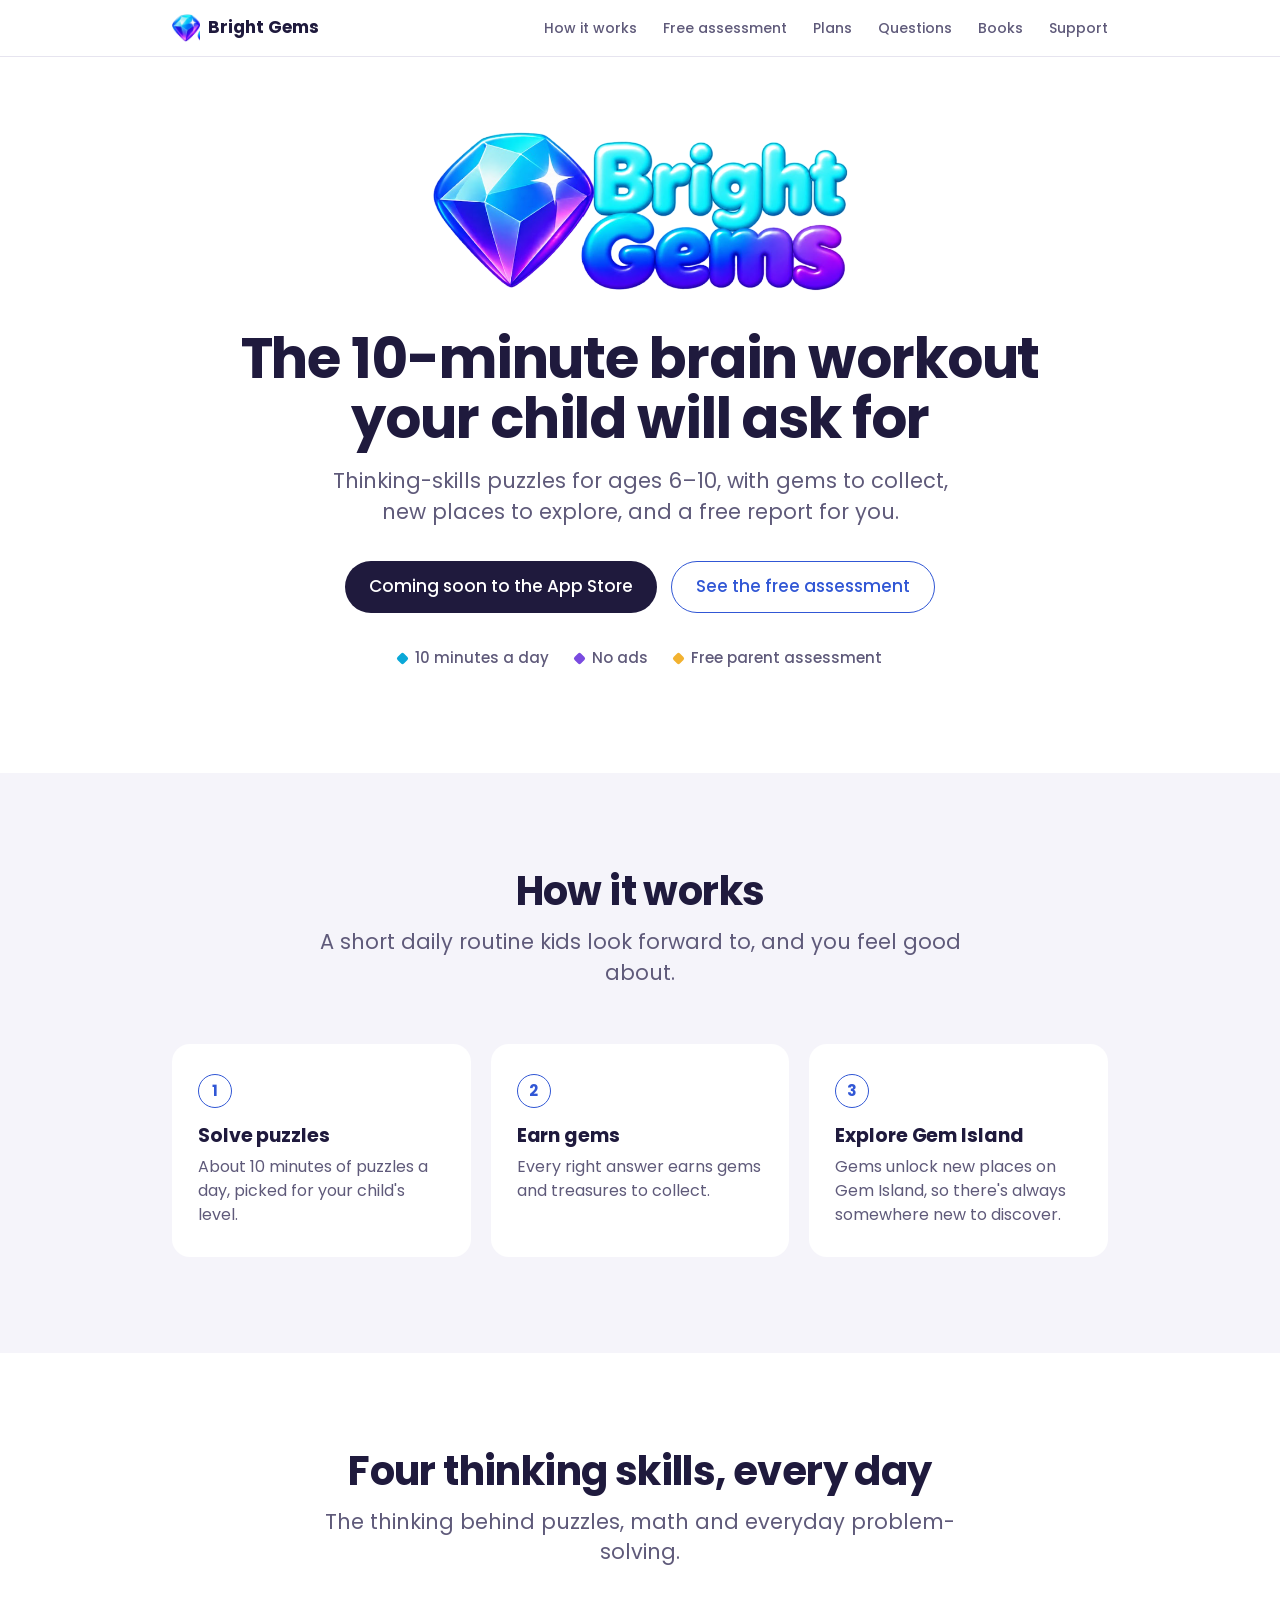
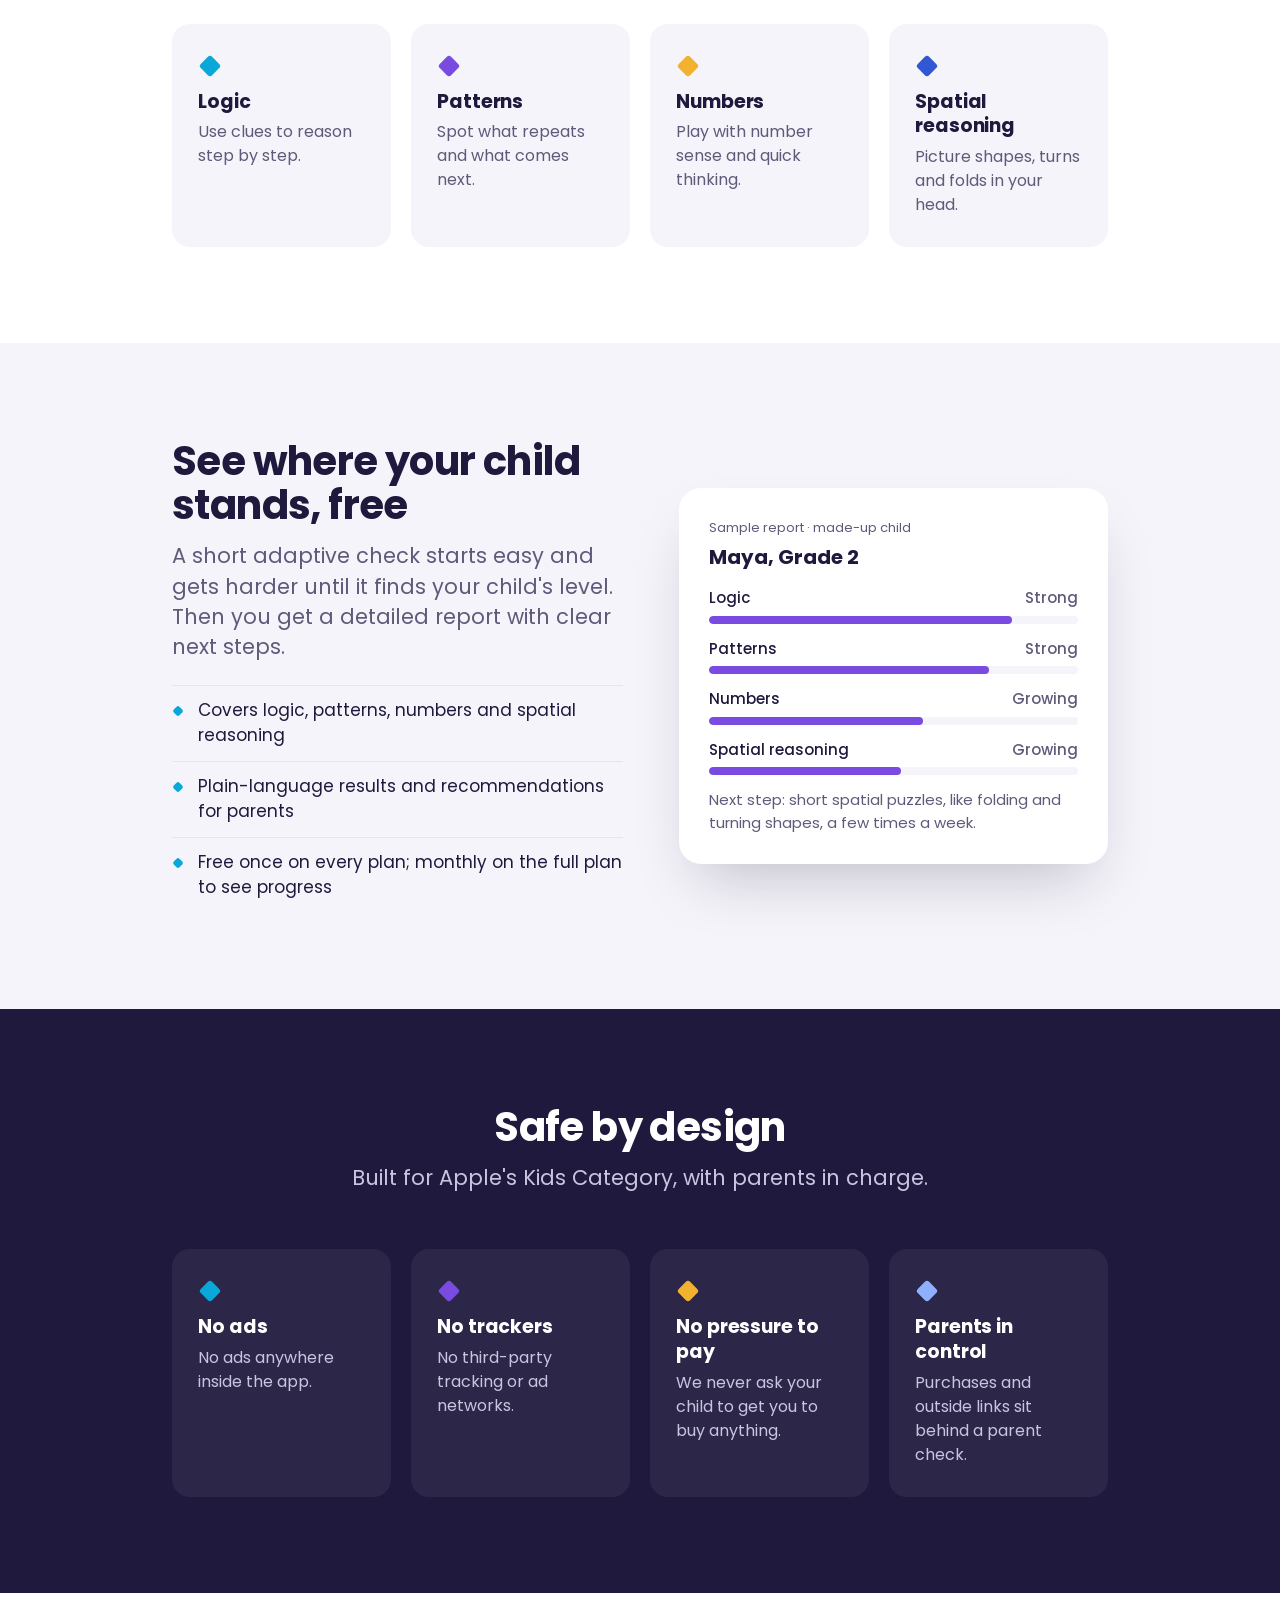
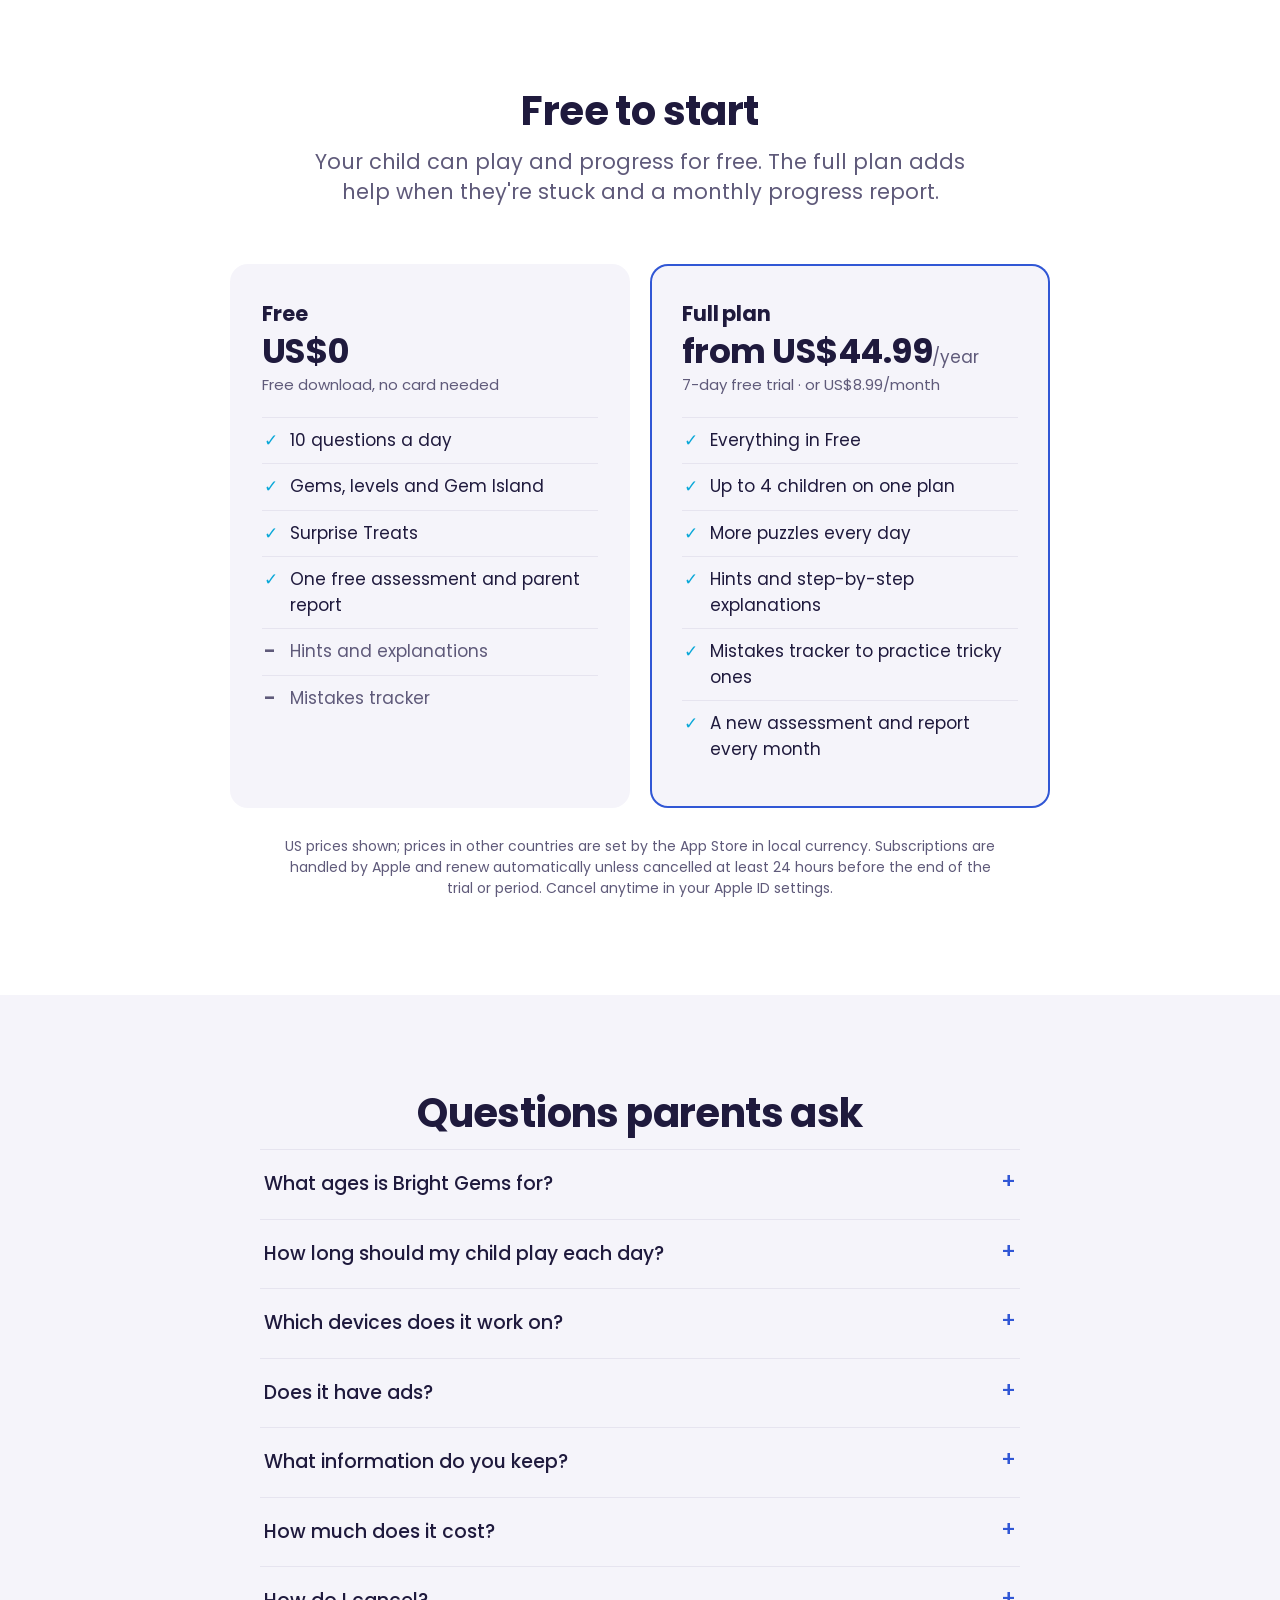
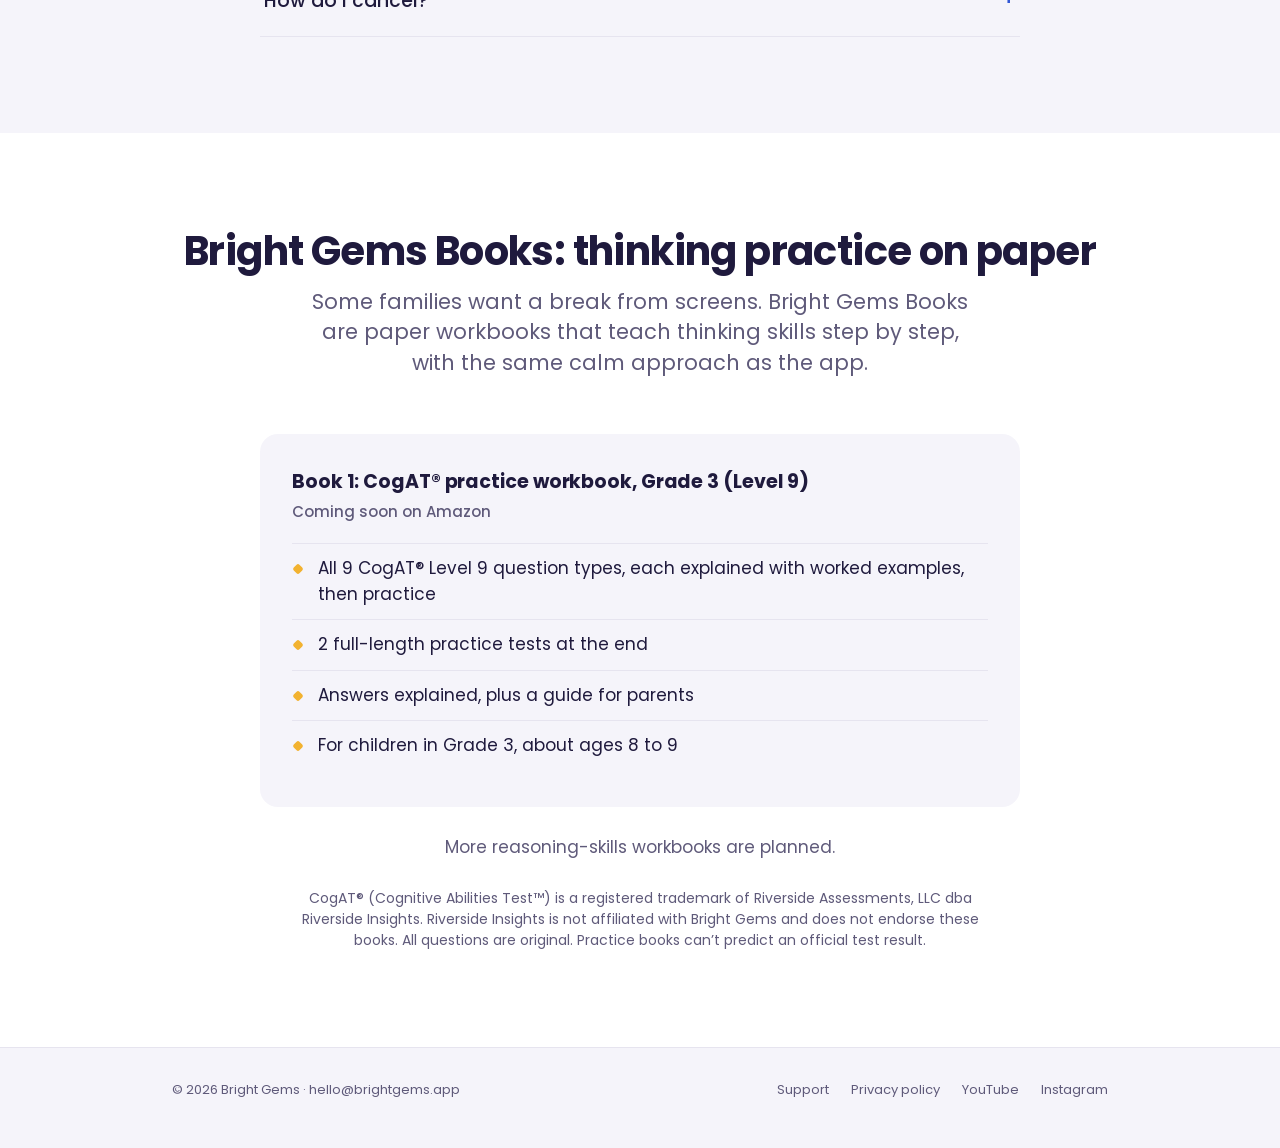
<file: index.html>
<!doctype html>
<html lang="en">
<head>
  <meta charset="utf-8">
  <meta name="viewport" content="width=device-width, initial-scale=1">
  <title>Bright Gems: Logic for Kids · Thinking-skills puzzles for ages 6–10</title>
  <meta name="description" content="Bright Gems is a 10-minute daily thinking-skills puzzle game for kids ages 6–10: logic, patterns, numbers and spatial reasoning. No ads. Free parent assessment.">
  <link rel="icon" type="image/png" sizes="32x32" href="assets/favicon-32.png">
  <link rel="apple-touch-icon" href="assets/apple-touch-icon.png">
  <meta property="og:title" content="Bright Gems: Logic for Kids">
  <meta property="og:description" content="The 10-minute brain workout your child will ask for. Thinking-skills puzzles for ages 6–10, no ads, with a free report for parents.">
  <meta property="og:image" content="https://brightgems.app/assets/og-image.png">
  <meta property="og:url" content="https://brightgems.app/">
  <meta property="og:type" content="website">
  <link rel="stylesheet" href="assets/styles.css">
</head>
<body>

<header class="site-header">
  <div class="wrap">
    <a class="brand" href="/"><img src="assets/gem.png" alt="">Bright Gems</a>
    <nav class="nav" aria-label="Main">
      <a href="#how">How it works</a>
      <a href="#assessment">Free assessment</a>
      <a href="#plans">Plans</a>
      <a href="#faq">Questions</a>
      <a href="#books">Books</a>
      <a href='/support'>Support</a>
    </nav>
  </div>
</header>

<main>
  <section class="hero band canvas">
    <div class="wrap">
      <img class="hero-logo" src="assets/logo.png" alt="Bright Gems" width="770" height="300">
      <h1>The 10-minute brain workout your child will ask for</h1>
      <p class="lead">Thinking-skills puzzles for ages 6–10, with gems to collect, new places to explore, and a free report for you.</p>
      <div class="cta-row">
        <!-- When the app is live, replace this span with: <a class="btn btn-primary" href="APP_STORE_LINK">Download free on the App Store</a> -->
        <span class="btn btn-soon" aria-disabled="true">Coming soon to the App Store</span>
        <a class="btn btn-ghost" href="#assessment">See the free assessment</a>
      </div>
      <div class="pills">
        <span class="pill c">10 minutes a day</span>
        <span class="pill p">No ads</span>
        <span class="pill b">Free parent assessment</span>
      </div>
    </div>
  </section>

  <section id="how" class="band mist">
    <div class="wrap">
      <h2>How it works</h2>
      <p class="sub">A short daily routine kids look forward to, and you feel good about.</p>
      <div class="grid grid-3">
        <div class="card"><div class="step-num">1</div><h3>Solve puzzles</h3><p>About 10 minutes of puzzles a day, picked for your child's level.</p></div>
        <div class="card"><div class="step-num">2</div><h3>Earn gems</h3><p>Every right answer earns gems and treasures to collect.</p></div>
        <div class="card"><div class="step-num">3</div><h3>Explore Gem Island</h3><p>Gems unlock new places on Gem Island, so there's always somewhere new to discover.</p></div>
      </div>
    </div>
  </section>

  <section id="skills" class="band canvas">
    <div class="wrap">
      <h2>Four thinking skills, every day</h2>
      <p class="sub">The thinking behind puzzles, math and everyday problem-solving.</p>
      <div class="grid grid-4">
        <div class="card"><span class="gem cyan" aria-hidden="true"></span><h3>Logic</h3><p>Use clues to reason step by step.</p></div>
        <div class="card"><span class="gem purple" aria-hidden="true"></span><h3>Patterns</h3><p>Spot what repeats and what comes next.</p></div>
        <div class="card"><span class="gem gold" aria-hidden="true"></span><h3>Numbers</h3><p>Play with number sense and quick thinking.</p></div>
        <div class="card"><span class="gem blue" aria-hidden="true"></span><h3>Spatial reasoning</h3><p>Picture shapes, turns and folds in your head.</p></div>
      </div>
    </div>
  </section>

  <section id="assessment" class="band mist">
    <div class="wrap feature">
      <div>
        <h2>See where your child stands, free</h2>
        <p class="sub">A short adaptive check starts easy and gets harder until it finds your child's level. Then you get a detailed report with clear next steps.</p>
        <ul>
          <li>Covers logic, patterns, numbers and spatial reasoning</li>
          <li>Plain-language results and recommendations for parents</li>
          <li>Free once on every plan; monthly on the full plan to see progress</li>
        </ul>
      </div>
      <div class="report-card" aria-label="Sample parent report">
        <div class="tag">Sample report · made-up child</div>
        <h3 style="margin:6px 0 4px">Maya, Grade 2</h3>
        <div class="bar"><span>Logic <em>Strong</em></span><i><b style="width:82%"></b></i></div>
        <div class="bar"><span>Patterns <em>Strong</em></span><i><b style="width:76%"></b></i></div>
        <div class="bar"><span>Numbers <em>Growing</em></span><i><b style="width:58%"></b></i></div>
        <div class="bar"><span>Spatial reasoning <em>Growing</em></span><i><b style="width:52%"></b></i></div>
        <p style="margin:12px 0 0;color:var(--ink-soft);font-size:15px">Next step: short spatial puzzles, like folding and turning shapes, a few times a week.</p>
      </div>
    </div>
  </section>

  <section id="safe" class="band night">
    <div class="wrap">
      <h2>Safe by design</h2>
      <p class="sub">Built for Apple's Kids Category, with parents in charge.</p>
      <div class="grid grid-4">
        <div class="card"><span class="gem cyan" aria-hidden="true"></span><h3>No ads</h3><p>No ads anywhere inside the app.</p></div>
        <div class="card"><span class="gem purple" aria-hidden="true"></span><h3>No trackers</h3><p>No third-party tracking or ad networks.</p></div>
        <div class="card"><span class="gem gold" aria-hidden="true"></span><h3>No pressure to pay</h3><p>We never ask your child to get you to buy anything.</p></div>
        <div class="card"><span class="gem blue" aria-hidden="true"></span><h3>Parents in control</h3><p>Purchases and outside links sit behind a parent check.</p></div>
      </div>
    </div>
  </section>

  <section id="plans" class="band canvas">
    <div class="wrap">
      <h2>Free to start</h2>
      <p class="sub">Your child can play and progress for free. The full plan adds help when they're stuck and a monthly progress report.</p>
      <div class="plans">
        <div class="card plan">
          <h3>Free</h3>
          <div class="price">US$0</div>
          <div class="price-note">Free download, no card needed</div>
          <ul>
            <li>10 questions a day</li>
            <li>Gems, levels and Gem Island</li>
            <li>Surprise Treats</li>
            <li>One free assessment and parent report</li>
            <li class="no">Hints and explanations</li>
            <li class="no">Mistakes tracker</li>
          </ul>
        </div>
        <div class="card plan full">
          <h3>Full plan</h3>
          <div class="price">from US$44.99<span>/year</span></div>
          <div class="price-note">7-day free trial · or US$8.99/month</div>
          <ul>
            <li>Everything in Free</li>
            <li>Up to 4 children on one plan</li>
            <li>More puzzles every day</li>
            <li>Hints and step-by-step explanations</li>
            <li>Mistakes tracker to practice tricky ones</li>
            <li>A new assessment and report every month</li>
          </ul>
        </div>
      </div>
      <p class="small-note" style="text-align:center">US prices shown; prices in other countries are set by the App Store in local currency. Subscriptions are handled by Apple and renew automatically unless cancelled at least 24 hours before the end of the trial or period. Cancel anytime in your Apple ID settings.</p>
    </div>
  </section>

  <section id="faq" class="band mist">
    <div class="wrap">
      <h2>Questions parents ask</h2>
      <div class="faq">
        <details><summary>What ages is Bright Gems for?</summary><p>Kids aged 6 to 10 (Grades 1–4). Puzzles adapt to each child's level, so it grows with them.</p></details>
        <details><summary>How long should my child play each day?</summary><p>About 10 minutes. It's designed as a short daily workout, not an endless game.</p></details>
        <details><summary>Which devices does it work on?</summary><p>Bright Gems is coming to the Apple App Store first. Android may follow later.</p></details>
        <details><summary>Does it have ads?</summary><p>No. There are no ads and no third-party trackers in the app.</p></details>
        <details><summary>What information do you keep?</summary><p>Only what the app needs to work and to build your parent report. Read our <a href='/privacy'>privacy policy</a> for the details.</p></details>
        <details><summary>How much does it cost?</summary><p>Bright Gems is free to download, with 10 questions a day. The full plan is US$44.99 a year with a 7-day free trial, or US$8.99 a month. Both cover up to 4 children. Outside the US, the App Store shows prices in your local currency.</p></details>
        <details><summary>How do I cancel?</summary><p>Subscriptions are managed by Apple. Open Settings on your iPhone or iPad, tap your name, then Subscriptions, and choose Bright Gems.</p></details>
      </div>
    </div>
  </section>
  <section id="books" class="band canvas">
    <div class="wrap">
      <h2>Bright Gems Books: thinking practice on paper</h2>
      <p class="sub">Some families want a break from screens. Bright Gems Books are paper workbooks that teach thinking skills step by step, with the same calm approach as the app.</p>
      <div class="card book">
        <h3>Book 1: CogAT® practice workbook, Grade 3 (Level 9)</h3>
        <p class="book-status">Coming soon on Amazon</p>
        <ul>
          <li>All 9 CogAT® Level 9 question types, each explained with worked examples, then practice</li>
          <li>2 full-length practice tests at the end</li>
          <li>Answers explained, plus a guide for parents</li>
          <li>For children in Grade 3, about ages 8 to 9</li>
        </ul>
      </div>
      <p class="book-more">More reasoning-skills workbooks are planned.</p>
      <p class="small-note">CogAT® (Cognitive Abilities Test™) is a registered trademark of Riverside Assessments, LLC dba Riverside Insights. Riverside Insights is not affiliated with Bright Gems and does not endorse these books. All questions are original. Practice books can’t predict an official test result.</p>
    </div>
  </section>
</main>

<footer class="site-footer">
  <div class="wrap">
    <div>© 2026 Bright Gems · <a href="mailto:hello@brightgems.app">hello@brightgems.app</a></div>
    <nav aria-label="Footer">
      <a href='/support'>Support</a>
      <a href='/privacy'>Privacy policy</a>
      <a href="https://www.youtube.com/@BrightGemsLearning">YouTube</a>
      <a href="https://www.instagram.com/brightgemslearning/">Instagram</a>
    </nav>
  </div>
</footer>

</body>
</html>
</file>
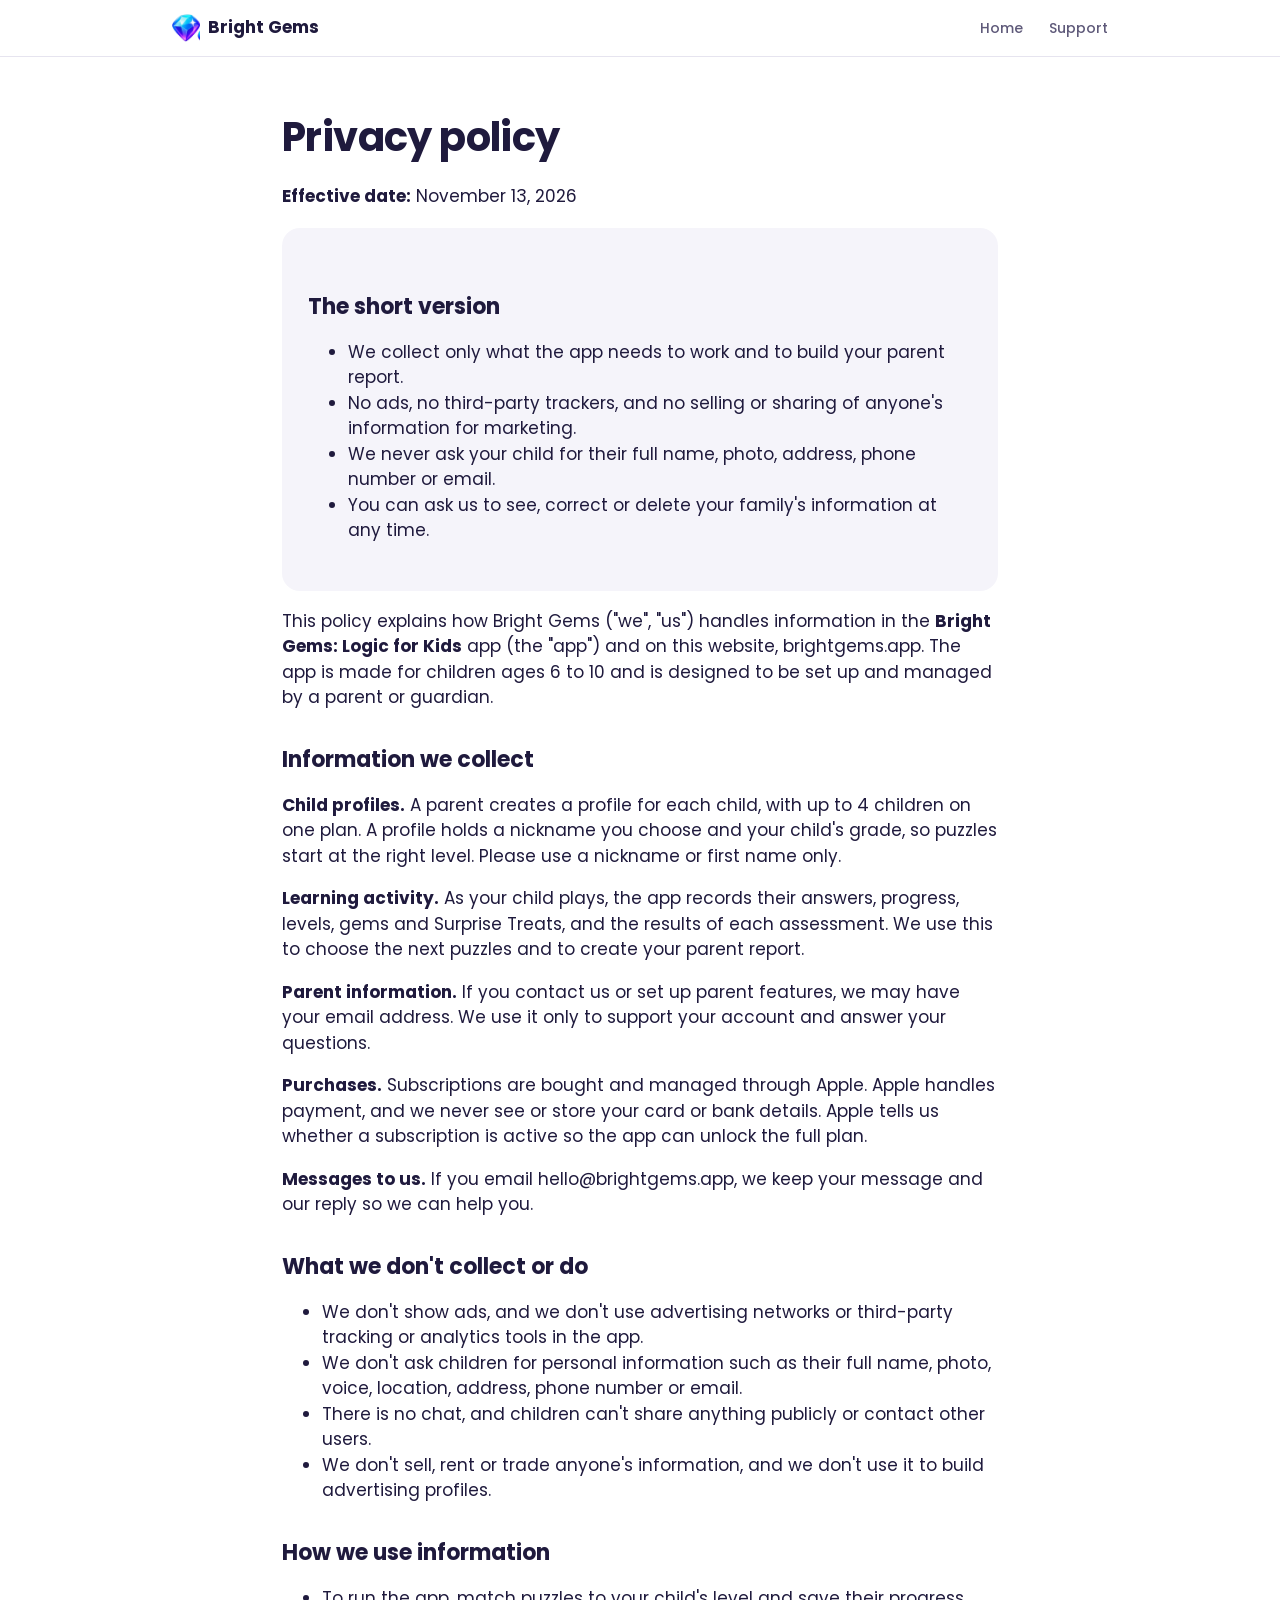
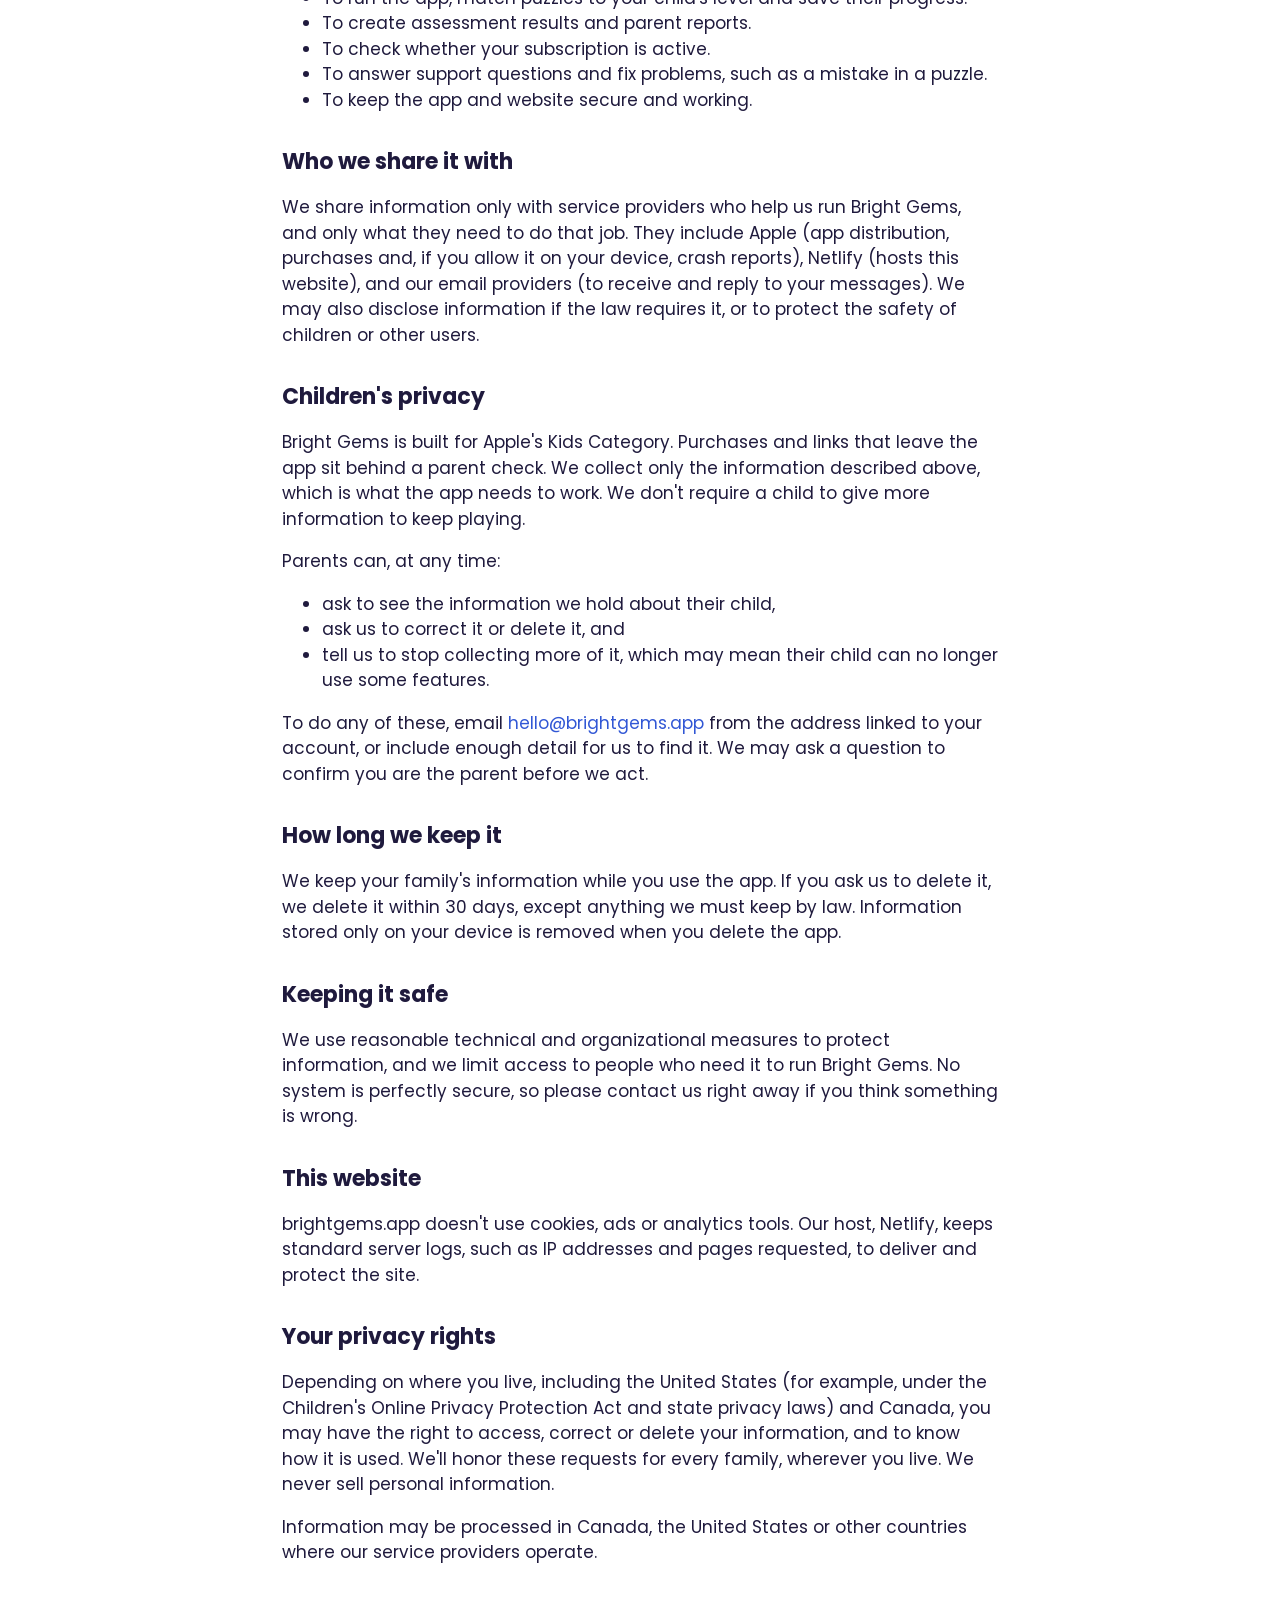
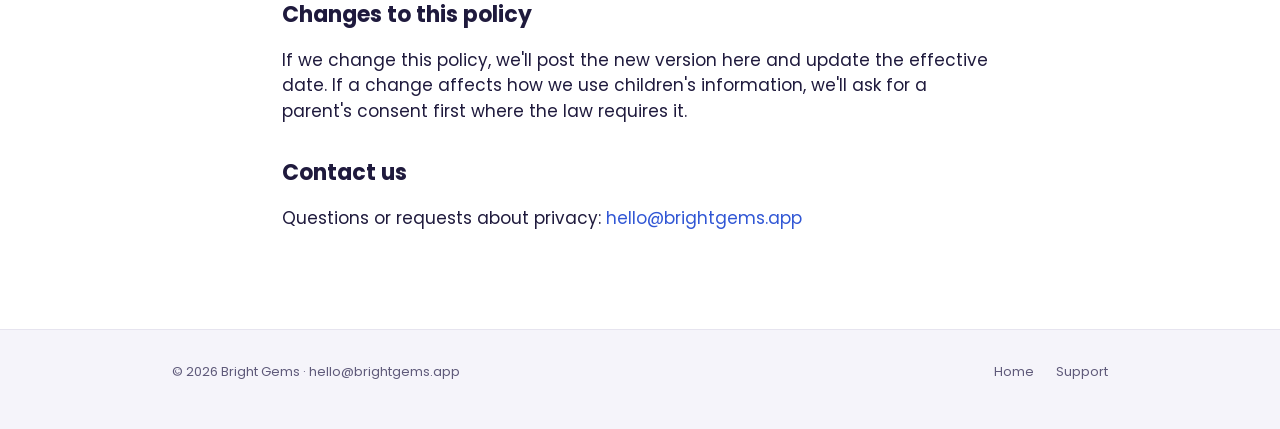
<file: privacy.html>
<!doctype html>
<html lang="en">
<head>
  <meta charset="utf-8">
  <meta name="viewport" content="width=device-width, initial-scale=1">
  <title>Privacy policy · Bright Gems</title>
  <meta name="description" content="How Bright Gems handles information in the Bright Gems: Logic for Kids app and on brightgems.app. No ads, no third-party tracking, and parents stay in control.">
  <link rel="icon" type="image/png" sizes="32x32" href="assets/favicon-32.png">
  <link rel="apple-touch-icon" href="assets/apple-touch-icon.png">
  <link rel="stylesheet" href="assets/styles.css">
</head>
<body>

<header class="site-header">
  <div class="wrap">
    <a class="brand" href="/"><img src="assets/gem.png" alt="">Bright Gems</a>
    <nav class="nav" aria-label="Main">
      <a href="/">Home</a>
      <a href='/support'>Support</a>
    </nav>
  </div>
</header>

<main class="page">
  <h1>Privacy policy</h1>
  <p><strong>Effective date:</strong> November 13, 2026</p>

  <div class="card">
    <h2>The short version</h2>
    <ul>
      <li>We collect only what the app needs to work and to build your parent report.</li>
      <li>No ads, no third-party trackers, and no selling or sharing of anyone's information for marketing.</li>
      <li>We never ask your child for their full name, photo, address, phone number or email.</li>
      <li>You can ask us to see, correct or delete your family's information at any time.</li>
    </ul>
  </div>

  <p>This policy explains how Bright Gems ("we", "us") handles information in the <strong>Bright Gems: Logic for Kids</strong> app (the "app") and on this website, brightgems.app. The app is made for children ages 6 to 10 and is designed to be set up and managed by a parent or guardian.</p>

  <h2>Information we collect</h2>
  <p><strong>Child profiles.</strong> A parent creates a profile for each child, with up to 4 children on one plan. A profile holds a nickname you choose and your child's grade, so puzzles start at the right level. Please use a nickname or first name only.</p>
  <p><strong>Learning activity.</strong> As your child plays, the app records their answers, progress, levels, gems and Surprise Treats, and the results of each assessment. We use this to choose the next puzzles and to create your parent report.</p>
  <p><strong>Parent information.</strong> If you contact us or set up parent features, we may have your email address. We use it only to support your account and answer your questions.</p>
  <p><strong>Purchases.</strong> Subscriptions are bought and managed through Apple. Apple handles payment, and we never see or store your card or bank details. Apple tells us whether a subscription is active so the app can unlock the full plan.</p>
  <p><strong>Messages to us.</strong> If you email hello@brightgems.app, we keep your message and our reply so we can help you.</p>

  <h2>What we don't collect or do</h2>
  <ul>
    <li>We don't show ads, and we don't use advertising networks or third-party tracking or analytics tools in the app.</li>
    <li>We don't ask children for personal information such as their full name, photo, voice, location, address, phone number or email.</li>
    <li>There is no chat, and children can't share anything publicly or contact other users.</li>
    <li>We don't sell, rent or trade anyone's information, and we don't use it to build advertising profiles.</li>
  </ul>

  <h2>How we use information</h2>
  <ul>
    <li>To run the app, match puzzles to your child's level and save their progress.</li>
    <li>To create assessment results and parent reports.</li>
    <li>To check whether your subscription is active.</li>
    <li>To answer support questions and fix problems, such as a mistake in a puzzle.</li>
    <li>To keep the app and website secure and working.</li>
  </ul>

  <h2>Who we share it with</h2>
  <p>We share information only with service providers who help us run Bright Gems, and only what they need to do that job. They include Apple (app distribution, purchases and, if you allow it on your device, crash reports), Netlify (hosts this website), and our email providers (to receive and reply to your messages). We may also disclose information if the law requires it, or to protect the safety of children or other users.</p>

  <h2>Children's privacy</h2>
  <p>Bright Gems is built for Apple's Kids Category. Purchases and links that leave the app sit behind a parent check. We collect only the information described above, which is what the app needs to work. We don't require a child to give more information to keep playing.</p>
  <p>Parents can, at any time:</p>
  <ul>
    <li>ask to see the information we hold about their child,</li>
    <li>ask us to correct it or delete it, and</li>
    <li>tell us to stop collecting more of it, which may mean their child can no longer use some features.</li>
  </ul>
  <p>To do any of these, email <a href="mailto:hello@brightgems.app">hello@brightgems.app</a> from the address linked to your account, or include enough detail for us to find it. We may ask a question to confirm you are the parent before we act.</p>

  <h2>How long we keep it</h2>
  <p>We keep your family's information while you use the app. If you ask us to delete it, we delete it within 30 days, except anything we must keep by law. Information stored only on your device is removed when you delete the app.</p>

  <h2>Keeping it safe</h2>
  <p>We use reasonable technical and organizational measures to protect information, and we limit access to people who need it to run Bright Gems. No system is perfectly secure, so please contact us right away if you think something is wrong.</p>

  <h2>This website</h2>
  <p>brightgems.app doesn't use cookies, ads or analytics tools. Our host, Netlify, keeps standard server logs, such as IP addresses and pages requested, to deliver and protect the site.</p>

  <h2>Your privacy rights</h2>
  <p>Depending on where you live, including the United States (for example, under the Children's Online Privacy Protection Act and state privacy laws) and Canada, you may have the right to access, correct or delete your information, and to know how it is used. We'll honor these requests for every family, wherever you live. We never sell personal information.</p>
  <p>Information may be processed in Canada, the United States or other countries where our service providers operate.</p>

  <h2>Changes to this policy</h2>
  <p>If we change this policy, we'll post the new version here and update the effective date. If a change affects how we use children's information, we'll ask for a parent's consent first where the law requires it.</p>

  <h2>Contact us</h2>
  <p>Questions or requests about privacy: <a href="mailto:hello@brightgems.app">hello@brightgems.app</a></p>
</main>

<footer class="site-footer">
  <div class="wrap">
    <div>© 2026 Bright Gems · <a href="mailto:hello@brightgems.app">hello@brightgems.app</a></div>
    <nav aria-label="Footer">
      <a href="/">Home</a>
      <a href='/support'>Support</a>
    </nav>
  </div>
</footer>

</body>
</html>
</file>
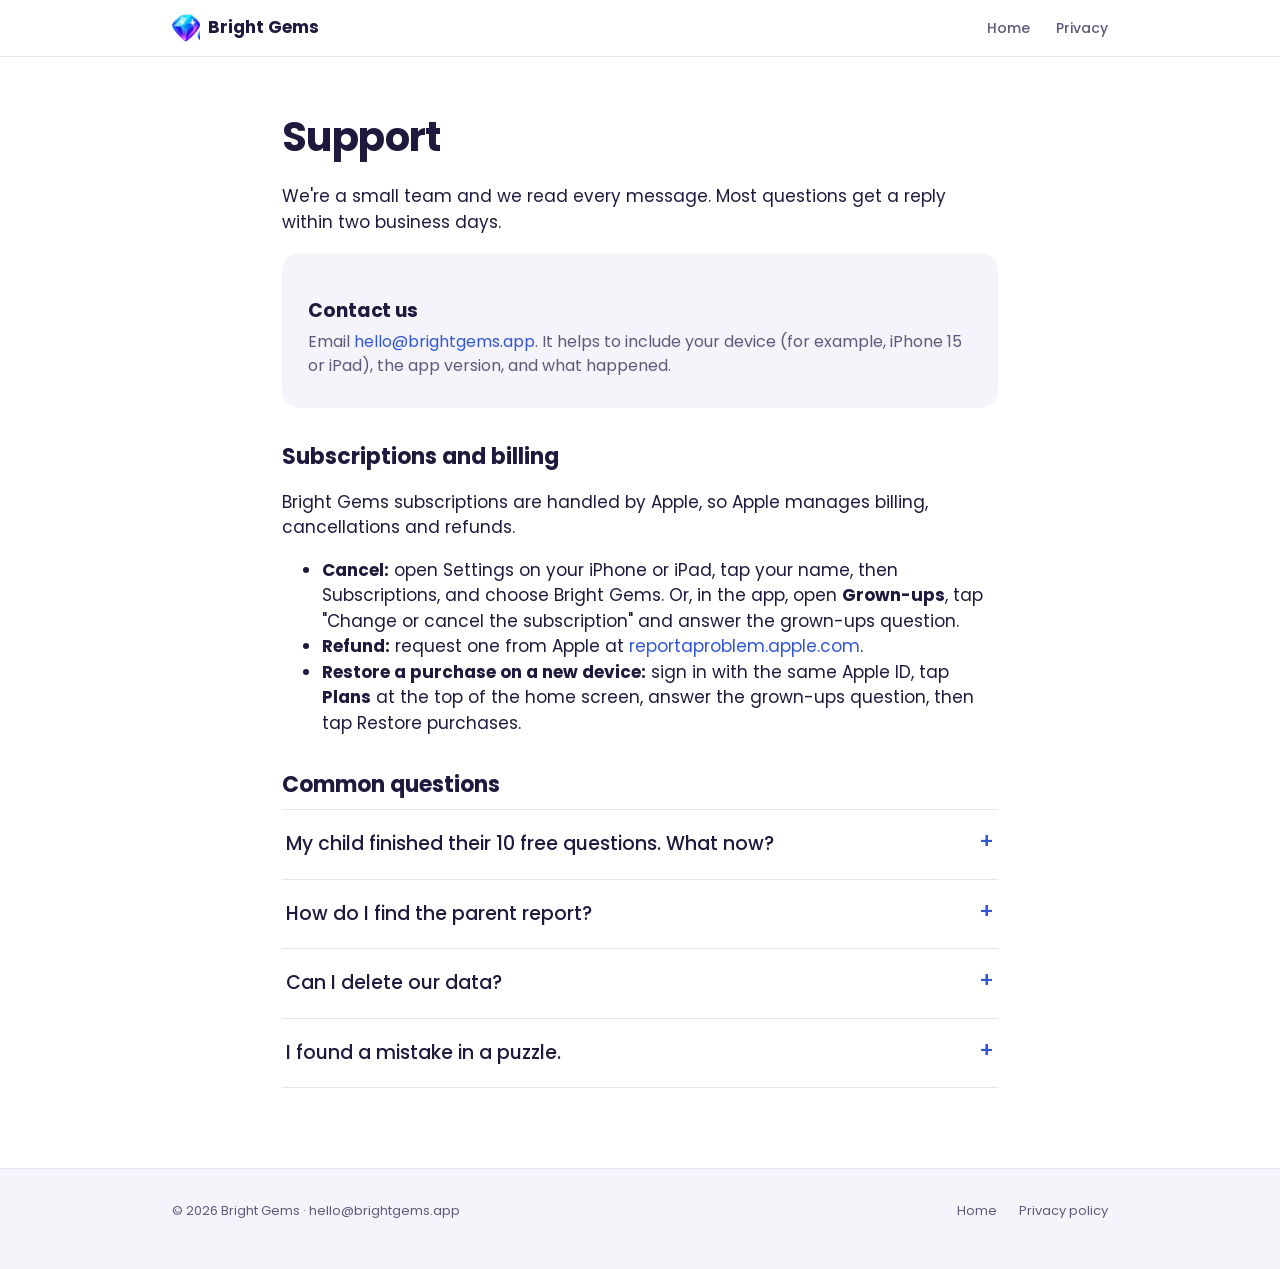
<file: support.html>
<!doctype html>
<html lang="en">
<head>
  <meta charset="utf-8">
  <meta name="viewport" content="width=device-width, initial-scale=1">
  <title>Support · Bright Gems</title>
  <meta name="description" content="Get help with Bright Gems: contact us, manage your subscription, and answers to common questions.">
  <link rel="icon" type="image/png" sizes="32x32" href="assets/favicon-32.png">
  <link rel="apple-touch-icon" href="assets/apple-touch-icon.png">
  <link rel="stylesheet" href="assets/styles.css">
</head>
<body>

<header class="site-header">
  <div class="wrap">
    <a class="brand" href="/"><img src="assets/gem.png" alt="">Bright Gems</a>
    <nav class="nav" aria-label="Main">
      <a href="/">Home</a>
      <a href='/privacy'>Privacy</a>
    </nav>
  </div>
</header>

<main class="page">
  <h1>Support</h1>
  <p>We're a small team and we read every message. Most questions get a reply within two business days.</p>

  <div class="card">
    <h3>Contact us</h3>
    <p>Email <a href="mailto:hello@brightgems.app">hello@brightgems.app</a>. It helps to include your device (for example, iPhone 15 or iPad), the app version, and what happened.</p>
  </div>

  <h2>Subscriptions and billing</h2>
  <p>Bright Gems subscriptions are handled by Apple, so Apple manages billing, cancellations and refunds.</p>
  <ul>
    <li><strong>Cancel:</strong> open Settings on your iPhone or iPad, tap your name, then Subscriptions, and choose Bright Gems. Or, in the app, open <strong>Grown-ups</strong>, tap "Change or cancel the subscription" and answer the grown-ups question.</li>
    <li><strong>Refund:</strong> request one from Apple at <a href="https://reportaproblem.apple.com">reportaproblem.apple.com</a>.</li>
    <li><strong>Restore a purchase on a new device:</strong> sign in with the same Apple ID, tap <strong>Plans</strong> at the top of the home screen, answer the grown-ups question, then tap Restore purchases.</li>
  </ul>

  <h2>Common questions</h2>
  <details><summary>My child finished their 10 free questions. What now?</summary><p>On the free plan, 10 new questions unlock each day. Your child keeps every gem and level they've earned.</p></details>
  <details><summary>How do I find the parent report?</summary><p>Tap <strong>Grown-ups</strong> at the top of the home screen. The Thinking Skills Check report and the weekly summary are there.</p></details>
  <details><summary>Can I delete our data?</summary><p>Yes. Bright Gems keeps your child's progress on your device only. There's no account, and nothing is sent to us unless you choose to send it (for example, puzzle notes or the activity record). To delete it, open <strong>Grown-ups</strong> and tap Edit, then Delete player, or tap <strong>Start over</strong> to erase a player's progress (both ask the grown-ups question). Or simply delete the app. If you've emailed us or sent us notes or a record and want them deleted, write to <a href="mailto:hello@brightgems.app">hello@brightgems.app</a>. See our <a href='/privacy'>privacy policy</a> for details.</p></details>
  <details><summary>I found a mistake in a puzzle.</summary><p>Thank you! Email us a screenshot and we'll fix it in the next update.</p></details>
</main>

<footer class="site-footer">
  <div class="wrap">
    <div>© 2026 Bright Gems · <a href="mailto:hello@brightgems.app">hello@brightgems.app</a></div>
    <nav aria-label="Footer">
      <a href="/">Home</a>
      <a href='/privacy'>Privacy policy</a>
    </nav>
  </div>
</footer>

</body>
</html>
</file>
<file: assets/styles.css>
/* Bright Gems site styles: trial built from DESIGN.md */
@font-face { font-family: "Poppins"; src: url("fonts/Poppins-Regular.ttf") format("truetype"); font-weight: 400; font-display: swap; }
@font-face { font-family: "Poppins"; src: url("fonts/Poppins-Medium.ttf") format("truetype"); font-weight: 500; font-display: swap; }
@font-face { font-family: "Poppins"; src: url("fonts/Poppins-Bold.ttf") format("truetype"); font-weight: 700; font-display: swap; }

:root {
  --ink: #1f1a3d;
  --ink-soft: #5f5a7a;
  --canvas: #ffffff;
  --mist: #f5f4fa;
  --night: #1f1a3d;
  --on-night: #ffffff;
  --on-night-soft: #c9c5e0;
  --action: #3157d5;
  --action-on-night: #8fb0ff;
  --gem-cyan: #0aa8d8;
  --gem-purple: #7a4be0;
  --gem-gold: #f2b230;
  --hairline: #e6e4ef;
  --radius: 18px;
  --max: 980px;
}

* { box-sizing: border-box; }
html { scroll-behavior: smooth; }
body {
  margin: 0;
  font-family: "Poppins", system-ui, sans-serif;
  color: var(--ink);
  background: var(--canvas);
  font-size: 17px;
  line-height: 1.5;
  -webkit-font-smoothing: antialiased;
}
img { max-width: 100%; height: auto; display: block; }
a { color: var(--action); text-decoration: none; }
a:hover { text-decoration: underline; }
.wrap { max-width: var(--max); margin: 0 auto; padding: 0 22px; }

/* header: quiet, translucent, sticky */
.site-header {
  position: sticky; top: 0; z-index: 10;
  background: rgba(255, 255, 255, 0.86);
  backdrop-filter: saturate(180%) blur(16px);
  -webkit-backdrop-filter: saturate(180%) blur(16px);
  border-bottom: 1px solid var(--hairline);
}
.site-header .wrap { display: flex; align-items: center; justify-content: space-between; gap: 16px; height: 56px; }
.brand { display: flex; align-items: center; gap: 8px; color: var(--ink); font-weight: 700; font-size: 17px; }
.brand:hover { text-decoration: none; }
.brand img { width: 28px; height: 28px; }
.nav { display: flex; gap: 26px; }
.nav a { color: var(--ink-soft); font-size: 14px; font-weight: 500; }
.nav a:hover { color: var(--ink); text-decoration: none; }

/* bands: the color change is the divider */
.band { padding: 96px 0; }
.band.canvas { background: var(--canvas); }
.band.mist { background: var(--mist); }
.band.night { background: var(--night); color: var(--on-night); }
.band.night .sub, .band.night .card p { color: var(--on-night-soft); }
.band.night a { color: var(--action-on-night); }

section h2 {
  font-size: 40px; line-height: 1.1; letter-spacing: -0.015em; font-weight: 700;
  margin: 0 0 14px; text-align: center;
}
section .sub { text-align: center; color: var(--ink-soft); font-size: 21px; line-height: 1.45; max-width: 680px; margin: 0 auto 56px; }

/* hero */
.hero { text-align: center; padding: 72px 0 104px; }
.hero-logo { width: min(420px, 80%); margin: 0 auto 36px; }
.hero h1 { font-size: 56px; line-height: 1.07; letter-spacing: -0.02em; font-weight: 700; margin: 0 auto 18px; max-width: 820px; }
.hero p.lead { font-size: 21px; line-height: 1.45; color: var(--ink-soft); max-width: 620px; margin: 0 auto 34px; }
.cta-row { display: flex; flex-wrap: wrap; gap: 14px; justify-content: center; }
.btn { display: inline-flex; align-items: center; min-height: 44px; padding: 12px 24px; border-radius: 999px; font-weight: 500; font-size: 17px; border: 0; }
.btn:hover { text-decoration: none; }
.btn-primary { background: var(--action); color: #fff; }
.btn-soon { background: var(--ink); color: #fff; cursor: default; }
.btn-ghost { background: transparent; color: var(--action); border: 1px solid var(--action); }
.pills { display: flex; flex-wrap: wrap; gap: 8px 26px; justify-content: center; margin-top: 34px; }
.pill { font-size: 15px; font-weight: 500; color: var(--ink-soft); display: inline-flex; align-items: center; gap: 8px; }
.pill::before { content: ""; width: 9px; height: 9px; transform: rotate(45deg); border-radius: 2px; }
.pill.c::before { background: var(--gem-cyan); } .pill.p::before { background: var(--gem-purple); } .pill.b::before { background: var(--gem-gold); }

/* grids and cards */
.grid { display: grid; gap: 20px; }
.grid-3 { grid-template-columns: repeat(3, 1fr); }
.grid-4 { grid-template-columns: repeat(4, 1fr); }
.card { background: var(--canvas); border-radius: var(--radius); padding: 30px 26px; }
.band.canvas .card { background: var(--mist); }
.band.night .card { background: rgba(255, 255, 255, 0.06); }
.card h3 { margin: 16px 0 6px; font-size: 19px; line-height: 1.3; font-weight: 700; letter-spacing: -0.005em; }
.card p { margin: 0; color: var(--ink-soft); font-size: 16px; }
.step-num { width: 34px; height: 34px; border-radius: 50%; display: grid; place-items: center; font-weight: 700; font-size: 15px; color: var(--action); border: 1.5px solid var(--action); }
.gem { display: block; width: 16px; height: 16px; transform: rotate(45deg); border-radius: 3px; margin: 4px 0 0 4px; }
.gem.cyan { background: var(--gem-cyan); } .gem.purple { background: var(--gem-purple); }
.gem.gold { background: var(--gem-gold); } .gem.blue { background: var(--action-on-night); }
.band.canvas .gem.blue, .band.mist .gem.blue { background: var(--action); }

/* assessment feature */
.feature { display: grid; grid-template-columns: 1.05fr 1fr; gap: 56px; align-items: center; }
.feature h2, .feature .sub { text-align: left; margin-left: 0; }
.feature .sub { margin-bottom: 22px; }
.feature ul { list-style: none; padding: 0; margin: 0; }
.feature li { padding: 12px 0 12px 26px; border-top: 1px solid var(--hairline); position: relative; }
.feature li::before { content: ""; position: absolute; left: 2px; top: 21px; width: 8px; height: 8px; transform: rotate(45deg); background: var(--gem-cyan); border-radius: 2px; }
.report-card { background: var(--canvas); border-radius: 22px; padding: 30px; box-shadow: 0 30px 60px -20px rgba(31, 26, 61, 0.25); }
.report-card .tag { font-size: 13px; color: var(--ink-soft); }
.bar { margin: 14px 0; }
.bar span { display: flex; justify-content: space-between; font-size: 15px; font-weight: 500; }
.bar em { font-style: normal; color: var(--ink-soft); }
.bar i { display: block; height: 8px; border-radius: 99px; background: var(--mist); margin-top: 6px; overflow: hidden; }
.bar i b { display: block; height: 100%; border-radius: 99px; background: var(--gem-purple); }

/* plans */
.plans { display: grid; grid-template-columns: repeat(2, 1fr); gap: 20px; max-width: 820px; margin: 0 auto; }
.plan { padding: 36px 32px; }
.plan h3 { font-size: 21px; margin-top: 0; }
.plan ul { list-style: none; padding: 0; margin: 20px 0 0; }
.plan li { padding: 10px 0 10px 28px; position: relative; border-top: 1px solid var(--hairline); }
.plan li::before { content: "✓"; position: absolute; left: 2px; color: var(--gem-cyan); font-weight: 700; }
.plan li.no { color: var(--ink-soft); }
.plan li.no::before { content: "–"; color: var(--ink-soft); }
.plan.full { background: var(--canvas); box-shadow: inset 0 0 0 2px var(--action); }
.price { font-size: 34px; white-space: nowrap; font-weight: 700; line-height: 1.1; letter-spacing: -0.015em; margin-top: 6px; }
.price span { font-size: 17px; font-weight: 400; color: var(--ink-soft); letter-spacing: 0; }
.price-note { font-size: 15px; color: var(--ink-soft); margin-top: 4px; }
.small-note { font-size: 14px; color: var(--ink-soft); margin: 28px auto 0; max-width: 720px; }

/* FAQ */
.faq { max-width: 760px; margin: 0 auto; }
details { border-top: 1px solid var(--hairline); padding: 20px 4px; }
details:last-child { border-bottom: 1px solid var(--hairline); }
summary { font-weight: 500; font-size: 19px; cursor: pointer; list-style: none; display: flex; justify-content: space-between; gap: 16px; }
summary::-webkit-details-marker { display: none; }
summary::after { content: "+"; color: var(--action); font-size: 22px; line-height: 1; }
details[open] summary::after { content: "–"; }
details p { color: var(--ink-soft); margin: 12px 0 0; }

/* books */
.book { max-width: 760px; margin: 0 auto; padding: 36px 32px; }
.book h3 { margin-top: 0; }
.book .book-status { font-size: 15px; font-weight: 500; color: var(--ink-soft); margin: 0; }
.book ul { list-style: none; padding: 0; margin: 20px 0 0; }
.book li { padding: 12px 0 12px 26px; border-top: 1px solid var(--hairline); position: relative; }
.book li::before { content: ""; position: absolute; left: 2px; top: 21px; width: 8px; height: 8px; transform: rotate(45deg); background: var(--gem-gold); border-radius: 2px; }
.book-more { text-align: center; color: var(--ink-soft); margin: 28px 0 0; }
#books .small-note { text-align: center; }

/* page content (support, privacy) */
.page { max-width: 760px; margin: 0 auto; padding: 40px 22px 80px; }
.page h1 { font-size: 40px; letter-spacing: -0.015em; margin: 10px 0 8px; }
.page h2 { text-align: left; font-size: 22px; margin: 32px 0 8px; }
.page .card { margin: 18px 0; background: var(--mist); }

/* footer */
.site-footer { padding: 32px 0 48px; background: var(--mist); font-size: 13px; color: var(--ink-soft); border-top: 1px solid var(--hairline); }
.site-footer .wrap { display: flex; flex-wrap: wrap; gap: 18px; justify-content: space-between; align-items: center; }
.site-footer nav { display: flex; flex-wrap: wrap; gap: 22px; }
.site-footer a { color: var(--ink-soft); }

@media (max-width: 900px) {
  .grid-4 { grid-template-columns: repeat(2, 1fr); }
  .grid-3 { grid-template-columns: 1fr; }
}
@media (max-width: 760px) {
  .nav { display: none; }
  .band { padding: 64px 0; }
  .hero { padding: 48px 0 72px; }
  .hero h1 { font-size: 36px; }
  section h2 { font-size: 30px; }
  section .sub, .hero p.lead { font-size: 18px; }
  section .sub { margin-bottom: 36px; }
  .price { font-size: 30px; }
  .plan { padding: 30px 22px; }
  .card, .report-card, .book { padding: 22px 18px; }
  .page h1 { font-size: 34px; }
  .feature, .plans, .grid-4 { grid-template-columns: 1fr; }
  .feature { gap: 36px; }
  .feature h2, .feature .sub { text-align: center; }
}
</file>
